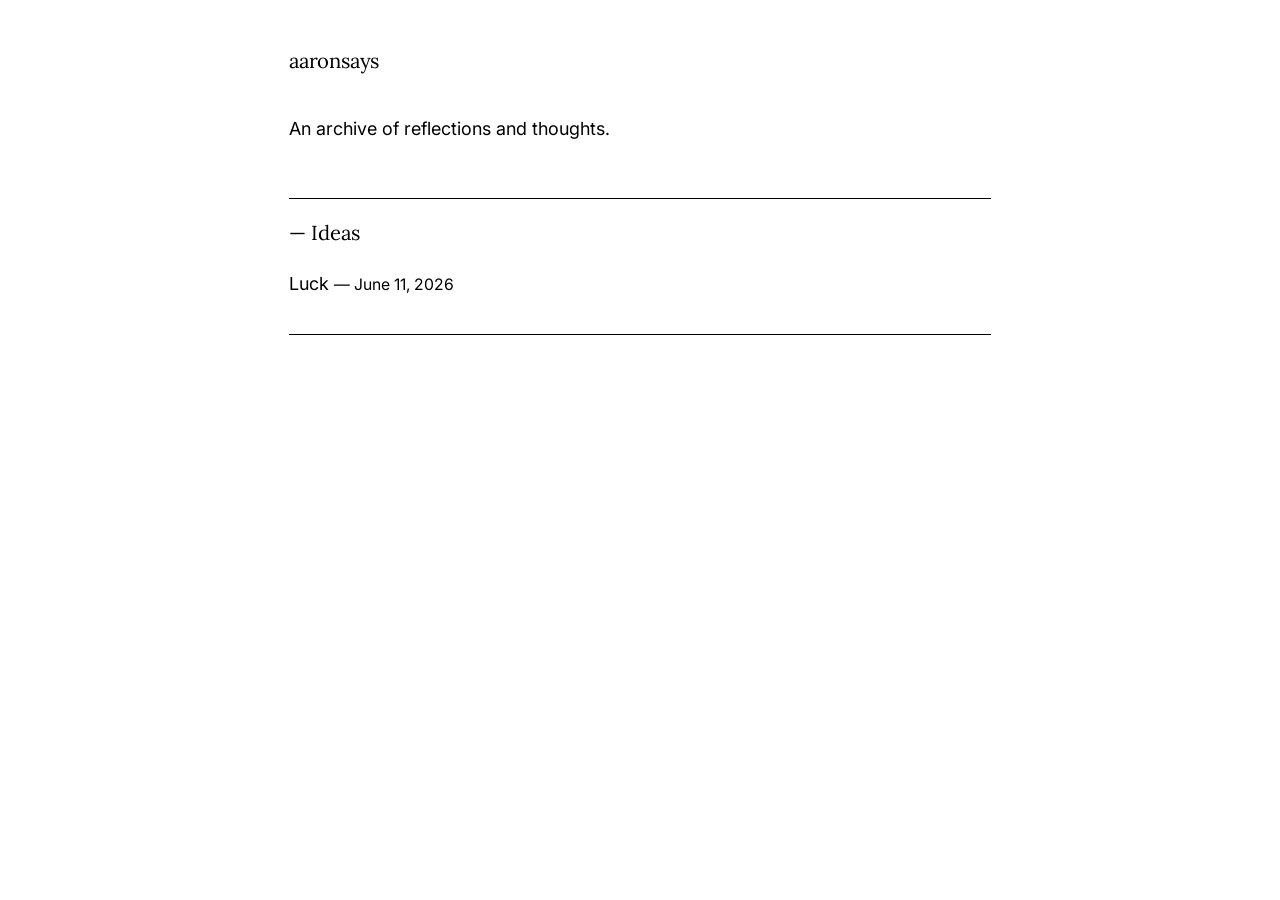
<file: index.html>
<!DOCTYPE html>
<html lang="en">
<head>
  <meta charset="UTF-8">
  <meta name="viewport" content="width=device-width, initial-scale=1.0">
  <title>aaronsays</title>
  <link rel="preconnect" href="https://fonts.googleapis.com">
  <link rel="preconnect" href="https://fonts.gstatic.com" crossorigin>
  <link href="https://fonts.googleapis.com/css2?family=Inter:wght@400;500&family=Lora:wght@400&display=swap" rel="stylesheet">
  <link rel="stylesheet" href="style.css">
</head>
<body>
  <header class="site-header">
    <a href="index.html">aaronsays</a>
  </header>

  <main>
    <p class="intro">An archive of reflections and thoughts.</p>

    <div class="categories">
      <details class="category" open>
        <summary>Ideas</summary>
        <ul class="post-list">
          <li>
            <a href="posts/luck.html">Luck</a>
            <span class="post-meta"> — June 11, 2026</span>
          </li>
        </ul>
      </details>
    </div>
  </main>
</body>
</html>
</file>
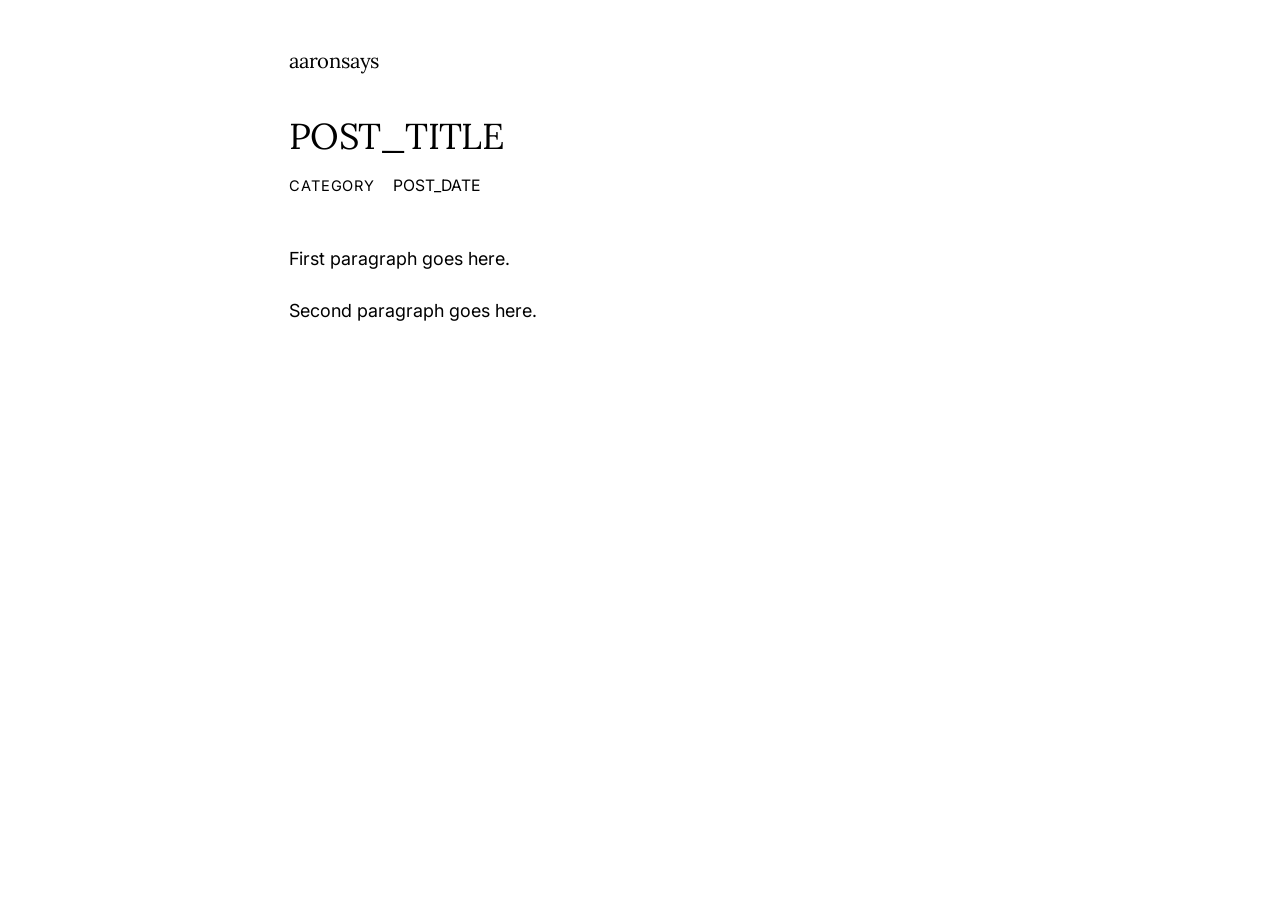
<file: post.html>
<!DOCTYPE html>
<html lang="en">
<head>
  <meta charset="UTF-8">
  <meta name="viewport" content="width=device-width, initial-scale=1.0">
  <title>POST_TITLE — aaronsays</title>
  <link rel="preconnect" href="https://fonts.googleapis.com">
  <link rel="preconnect" href="https://fonts.gstatic.com" crossorigin>
  <link href="https://fonts.googleapis.com/css2?family=Inter:wght@400;500&family=Lora:wght@400&display=swap" rel="stylesheet">
  <link rel="stylesheet" href="../style.css">
</head>
<body>
  <header class="site-header">
    <a href="../index.html">aaronsays</a>
  </header>

  <main>
    <article>
      <header class="post-header">
        <h1>POST_TITLE</h1>
        <p class="post-meta">
          <span class="category-tag">CATEGORY</span>
          POST_DATE
        </p>
      </header>

      <div class="post-body">
        <p>First paragraph goes here.</p>
        <p>Second paragraph goes here.</p>
      </div>
    </article>
  </main>
</body>
</html>
</file>
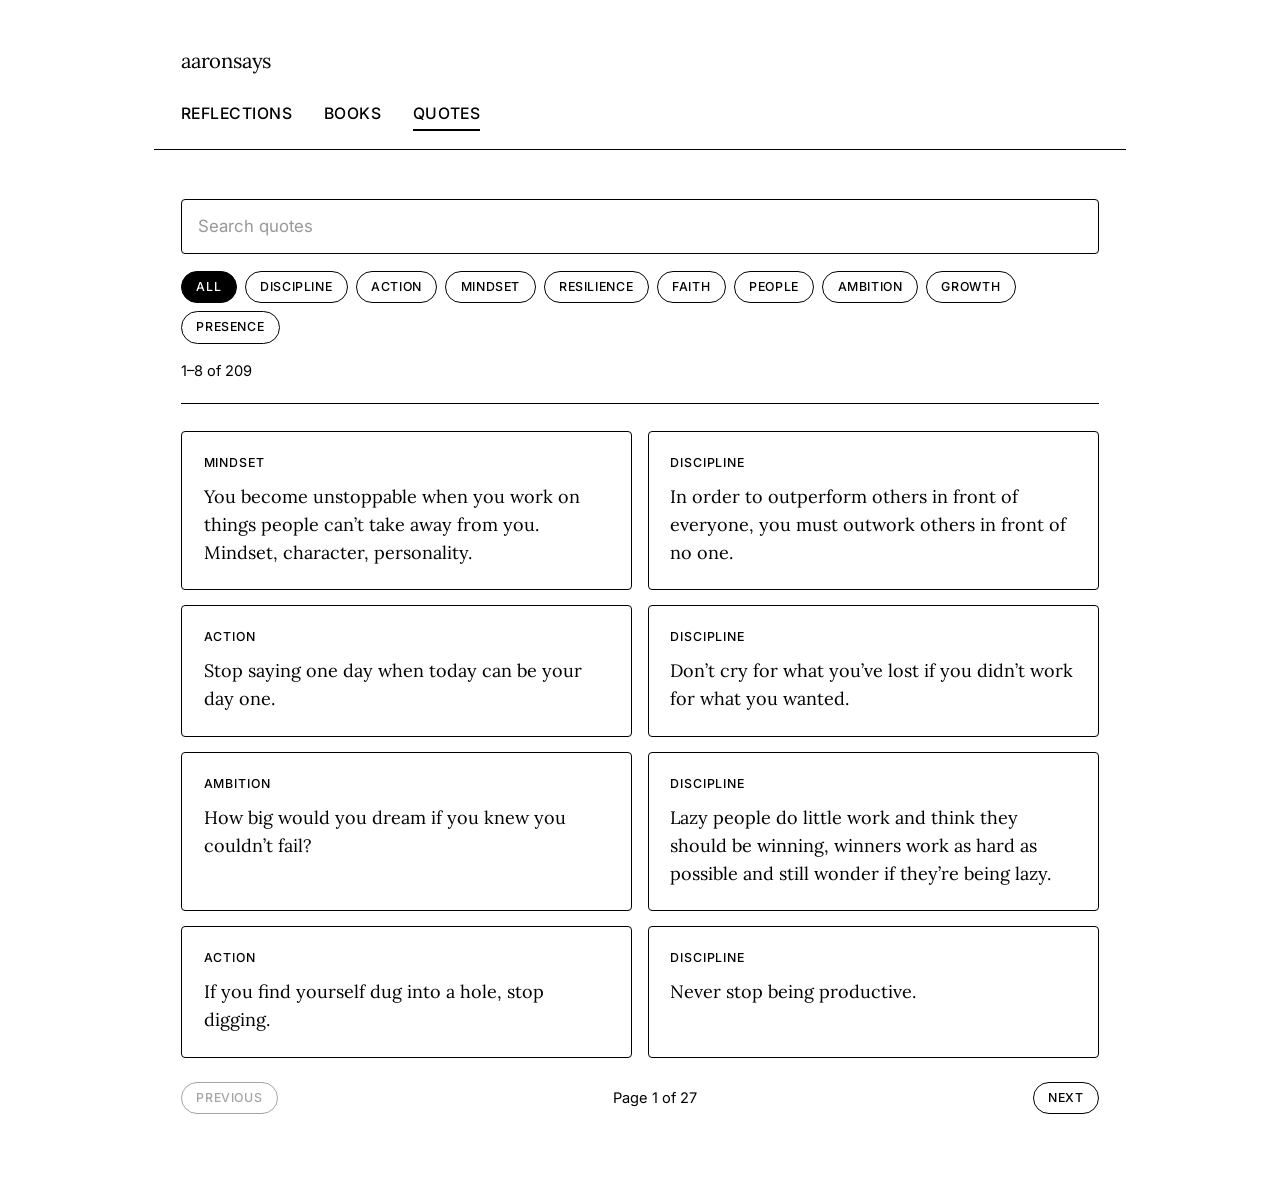
<file: quotes.html>
<!DOCTYPE html>
<html lang="en">
<head>
  <meta charset="UTF-8">
  <meta name="viewport" content="width=device-width, initial-scale=1.0">
  <title>Quotes — aaronsays</title>
  <link rel="preconnect" href="https://fonts.googleapis.com">
  <link rel="preconnect" href="https://fonts.gstatic.com" crossorigin>
  <link href="https://fonts.googleapis.com/css2?family=Inter:wght@400;500&family=Lora:wght@400&display=swap" rel="stylesheet">
  <link rel="stylesheet" href="style.css">
</head>
<body class="quotes-page">
  <header class="site-header">
    <a href="index.html">aaronsays</a>
  </header>

  <nav class="site-nav" aria-label="Sections">
    <a href="reflections.html">Reflections</a>
    <a href="books.html">Books</a>
    <a href="quotes.html" aria-current="page">Quotes</a>
  </nav>

  <main>
    <form class="quote-tools" role="search">
      <label class="visually-hidden" for="quote-search">Search quotes</label>
      <input id="quote-search" class="quote-search" type="search" placeholder="Search quotes" autocomplete="off">
      <div class="quote-filters" role="group" aria-label="Filter by category">
        <button type="button" data-filter="all" aria-pressed="true">All</button>
        <button type="button" data-filter="discipline" aria-pressed="false">Discipline</button>
        <button type="button" data-filter="action" aria-pressed="false">Action</button>
        <button type="button" data-filter="mindset" aria-pressed="false">Mindset</button>
        <button type="button" data-filter="resilience" aria-pressed="false">Resilience</button>
        <button type="button" data-filter="faith" aria-pressed="false">Faith</button>
        <button type="button" data-filter="people" aria-pressed="false">People</button>
        <button type="button" data-filter="ambition" aria-pressed="false">Ambition</button>
        <button type="button" data-filter="growth" aria-pressed="false">Growth</button>
        <button type="button" data-filter="presence" aria-pressed="false">Presence</button>
      </div>
      <p class="quote-count" aria-live="polite">209 quotes</p>
    </form>

    <p class="quote-empty" hidden>No quotes match.</p>

    <ul class="quote-list">
      <li data-category="mindset">
        <p class="quote-kicker">Mindset</p>
        <blockquote>
          <p>You become unstoppable when you work on things people can’t take away from you. Mindset, character, personality.</p>
        </blockquote>
      </li>
      <li data-category="discipline">
        <p class="quote-kicker">Discipline</p>
        <blockquote>
          <p>In order to outperform others in front of everyone, you must outwork others in front of no one.</p>
        </blockquote>
      </li>
      <li data-category="action">
        <p class="quote-kicker">Action</p>
        <blockquote>
          <p>Stop saying one day when today can be your day one.</p>
        </blockquote>
      </li>
      <li data-category="discipline">
        <p class="quote-kicker">Discipline</p>
        <blockquote>
          <p>Don’t cry for what you’ve lost if you didn’t work for what you wanted.</p>
        </blockquote>
      </li>
      <li data-category="ambition">
        <p class="quote-kicker">Ambition</p>
        <blockquote>
          <p>How big would you dream if you knew you couldn’t fail?</p>
        </blockquote>
      </li>
      <li data-category="discipline">
        <p class="quote-kicker">Discipline</p>
        <blockquote>
          <p>Lazy people do little work and think they should be winning, winners work as hard as possible and still wonder if they’re being lazy.</p>
        </blockquote>
      </li>
      <li data-category="action">
        <p class="quote-kicker">Action</p>
        <blockquote>
          <p>If you find yourself dug into a hole, stop digging.</p>
        </blockquote>
      </li>
      <li data-category="discipline">
        <p class="quote-kicker">Discipline</p>
        <blockquote>
          <p>Never stop being productive.</p>
        </blockquote>
      </li>
      <li data-category="discipline">
        <p class="quote-kicker">Discipline</p>
        <blockquote>
          <p>Be like a duck, appear solemn and calm but paddle like crazy underneath.</p>
        </blockquote>
      </li>
      <li data-category="presence">
        <p class="quote-kicker">Presence</p>
        <blockquote>
          <p>Cherish present because maybe now may be the good old days the future you will miss.</p>
        </blockquote>
      </li>
      <li data-category="discipline">
        <p class="quote-kicker">Discipline</p>
        <blockquote>
          <p>You don’t rise to the level of your goals, you fall to the level of your systems.</p>
        </blockquote>
      </li>
      <li data-category="discipline">
        <p class="quote-kicker">Discipline</p>
        <blockquote>
          <p>Setting goals is not what differentiates winners from losers, because they all share the same objective. It is the systems of continual small improvement that achieves a different outcome.</p>
        </blockquote>
      </li>
      <li data-category="discipline">
        <p class="quote-kicker">Discipline</p>
        <blockquote>
          <p>You are what you repeat.</p>
        </blockquote>
      </li>
      <li data-category="mindset">
        <p class="quote-kicker">Mindset</p>
        <blockquote>
          <p>When you know the why, the how will be easy. Because if you know the why, you won’t let any obstacles stand in your way.</p>
        </blockquote>
      </li>
      <li data-category="action">
        <p class="quote-kicker">Action</p>
        <blockquote>
          <p>If you’re going to try, go all the way. Otherwise, don’t even start.</p>
        </blockquote>
      </li>
      <li data-category="people">
        <p class="quote-kicker">People</p>
        <blockquote>
          <p>A lot of people are holding their breath, waiting for you to fail. Make sure they suffocate.</p>
        </blockquote>
      </li>
      <li data-category="people">
        <p class="quote-kicker">People</p>
        <blockquote>
          <p>The smaller the storm circle, the better the players.</p>
        </blockquote>
      </li>
      <li data-category="people">
        <p class="quote-kicker">People</p>
        <blockquote>
          <p>People only start spectating you when you start winning.</p>
        </blockquote>
      </li>
      <li data-category="discipline">
        <p class="quote-kicker">Discipline</p>
        <blockquote>
          <p>Discipline reveals the commitment you have to your dreams, especially on the days you don’t want to.</p>
        </blockquote>
      </li>
      <li data-category="discipline">
        <p class="quote-kicker">Discipline</p>
        <blockquote>
          <p>Future you is depending on the current you to keep the promises that you made to yourself yesterday</p>
        </blockquote>
      </li>
      <li data-category="growth">
        <p class="quote-kicker">Growth</p>
        <blockquote>
          <p>In school, you learn the lesson before you take the test. In life, you take the test before you learn the lesson.</p>
        </blockquote>
      </li>
      <li data-category="mindset">
        <p class="quote-kicker">Mindset</p>
        <blockquote>
          <p>You always have to be the person who roots for you before everyone else does.</p>
        </blockquote>
      </li>
      <li data-category="people">
        <p class="quote-kicker">People</p>
        <blockquote>
          <p>Being angry is like holding a burning stone in your hand hoping to throw it at someone, you might end up getting them hurt but you hurt yourself first.</p>
        </blockquote>
      </li>
      <li data-category="action">
        <p class="quote-kicker">Action</p>
        <blockquote>
          <p>The magic you’re looking for is in the work you’re avoiding.</p>
        </blockquote>
      </li>
      <li data-category="ambition">
        <p class="quote-kicker">Ambition</p>
        <blockquote>
          <p>Sacrifice temporary fun for permanent dreams or sacrifice your permanent dreams for temporary fun</p>
        </blockquote>
      </li>
      <li data-category="people">
        <p class="quote-kicker">People</p>
        <blockquote>
          <p>Comparison is the thief of joy, if you compare yourself to others, you’ll never be happy</p>
        </blockquote>
      </li>
      <li data-category="growth">
        <p class="quote-kicker">Growth</p>
        <blockquote>
          <p>The day the blind man sees, the first thing he throws away is the stick that has helped him all his life</p>
        </blockquote>
      </li>
      <li data-category="action">
        <p class="quote-kicker">Action</p>
        <blockquote>
          <p>The fish ain’t jumping on the boat. So go out there and do it yourself, if you want to catch it, go catch it. The fish ain’t jumping on the boat. Go put the line out there, if it doesn’t work, do it again tomorrow, a fish will hook eventually.</p>
        </blockquote>
      </li>
      <li data-category="faith">
        <p class="quote-kicker">Faith</p>
        <blockquote>
          <p>Maybe that thing that didn’t work out is actually the biggest blessing that happened to you. Maybe that so called failure was actually a gift. And maybe where you are right now in this moment is exactly where you need to be.</p>
        </blockquote>
      </li>
      <li data-category="growth">
        <p class="quote-kicker">Growth</p>
        <blockquote>
          <p>Some experiences had to end so other ones could begin. And what you thought you once wanted, was nothing compared to what you actually received.</p>
        </blockquote>
      </li>
      <li data-category="faith">
        <p class="quote-kicker">Faith</p>
        <blockquote>
          <p>Trust the path that brought you here today, because everything is unfolding, exactly, how it should be.</p>
        </blockquote>
      </li>
      <li data-category="growth">
        <p class="quote-kicker">Growth</p>
        <blockquote>
          <p>If you only do what you can do, you’ll never be more than you are.</p>
        </blockquote>
      </li>
      <li data-category="action">
        <p class="quote-kicker">Action</p>
        <blockquote>
          <p>Any opportunity given should be taken seriously.</p>
        </blockquote>
      </li>
      <li data-category="discipline">
        <p class="quote-kicker">Discipline</p>
        <blockquote>
          <p>You must apply discipline, but more importantly, consistency; because without discipline, you’ll never start, and without consistency, you’ll never finish.</p>
        </blockquote>
      </li>
      <li data-category="people">
        <p class="quote-kicker">People</p>
        <blockquote>
          <p>When your circle is strong, you become unstoppable. So choose your company wisely.</p>
        </blockquote>
      </li>
      <li data-category="action">
        <p class="quote-kicker">Action</p>
        <blockquote>
          <p>Better late than never.</p>
        </blockquote>
      </li>
      <li data-category="growth">
        <p class="quote-kicker">Growth</p>
        <blockquote>
          <p>Smell the cheese often so you know when it’s getting old.</p>
        </blockquote>
      </li>
      <li data-category="growth">
        <p class="quote-kicker">Growth</p>
        <blockquote>
          <p>See what you’re doing wrong, laugh at it, change and do better.</p>
        </blockquote>
      </li>
      <li data-category="mindset">
        <p class="quote-kicker">Mindset</p>
        <blockquote>
          <p>Let fear prompt you into doing better but don’t let fear stop you from doing anything.</p>
        </blockquote>
      </li>
      <li data-category="growth">
        <p class="quote-kicker">Growth</p>
        <blockquote>
          <p>The quicker you let go of old cheese, the sooner you find new cheese.</p>
        </blockquote>
      </li>
      <li data-category="mindset">
        <p class="quote-kicker">Mindset</p>
        <blockquote>
          <p>When you change what you believe, you change what you do.</p>
        </blockquote>
      </li>
      <li data-category="mindset">
        <p class="quote-kicker">Mindset</p>
        <blockquote>
          <p>Imagine you got bitten by a snake with poison. Now, instead of helping yourself recover, you chased the snake, desperate to find out why and hurting yourself even more.</p>
        </blockquote>
      </li>
      <li data-category="people">
        <p class="quote-kicker">People</p>
        <blockquote>
          <p>You never, never ever, meet a hater doing better than you.</p>
        </blockquote>
      </li>
      <li data-category="growth">
        <p class="quote-kicker">Growth</p>
        <blockquote>
          <p>You’re not building your resume, you’re not building accolades, you’re building yourself.</p>
        </blockquote>
      </li>
      <li data-category="resilience">
        <p class="quote-kicker">Resilience</p>
        <blockquote>
          <p>The temptation to quit is strongest just before you are about to succeed</p>
        </blockquote>
      </li>
      <li data-category="mindset">
        <p class="quote-kicker">Mindset</p>
        <blockquote>
          <p>You can’t control the wind, but you can control your sails. It’s not about what happens to you, it’s how you react.</p>
        </blockquote>
      </li>
      <li data-category="discipline">
        <p class="quote-kicker">Discipline</p>
        <blockquote>
          <p>Instead of ignoring your cravings and save money so you can be lazy, embrace your cravings and work hard to earn enough for it.</p>
        </blockquote>
      </li>
      <li data-category="growth">
        <p class="quote-kicker">Growth</p>
        <blockquote>
          <p>It’s easier to pretend change hasn’t happened than to admit that it happens slowly.</p>
        </blockquote>
      </li>
      <li data-category="people">
        <p class="quote-kicker">People</p>
        <blockquote>
          <p>Don’t eat with people you wouldn’t starve with</p>
        </blockquote>
      </li>
      <li data-category="people">
        <p class="quote-kicker">People</p>
        <blockquote>
          <p>An athlete will never judge you for working out. A millionaire will never judge you for starting up. A musician will never judge you for singing loud. Those who judge you are purely irrelevant.</p>
        </blockquote>
      </li>
      <li data-category="action">
        <p class="quote-kicker">Action</p>
        <blockquote>
          <p>You don’t have to be great to start. But you have to start to be great.</p>
        </blockquote>
      </li>
      <li data-category="discipline">
        <p class="quote-kicker">Discipline</p>
        <blockquote>
          <p>Everything of value is difficult.</p>
        </blockquote>
      </li>
      <li data-category="discipline">
        <p class="quote-kicker">Discipline</p>
        <blockquote>
          <p>Everybody says Discipline is so important - But they never want to tell you why. I'll tell you why Discipline is so important - It's the strongest form of self-love. It's ignoring something you want right now for something better later on.</p>
        </blockquote>
      </li>
      <li data-category="discipline">
        <p class="quote-kicker">Discipline</p>
        <blockquote>
          <p>Discipline reveals the commitment you have to your dreams - Especially on the days when you don't want to. The future you is depending on the current you to keep the promises you made to yourself yesterday.</p>
        </blockquote>
      </li>
      <li data-category="discipline">
        <p class="quote-kicker">Discipline</p>
        <blockquote>
          <p>The man who loves walking will walk longer than the man who loves the destination.</p>
        </blockquote>
      </li>
      <li data-category="growth">
        <p class="quote-kicker">Growth</p>
        <blockquote>
          <p>The true measure of learning is not the time and energy you put in. It’s the knowledge and skills you take out.</p>
        </blockquote>
      </li>
      <li data-category="faith">
        <p class="quote-kicker">Faith</p>
        <blockquote>
          <p>God gives challenges to their strongest warrior.</p>
        </blockquote>
      </li>
      <li data-category="discipline">
        <p class="quote-kicker">Discipline</p>
        <blockquote lang="zh-Hant">
          <p>滴水穿石</p>
        </blockquote>
      </li>
      <li data-category="presence">
        <p class="quote-kicker">Presence</p>
        <blockquote>
          <p>Memento Morí</p>
        </blockquote>
      </li>
      <li data-category="ambition">
        <p class="quote-kicker">Ambition</p>
        <blockquote>
          <p>Become obsessed and never satisfied</p>
        </blockquote>
      </li>
      <li data-category="mindset">
        <p class="quote-kicker">Mindset</p>
        <blockquote>
          <p>If a bird lands on a branch, does it trust the tree or its wings? Many branches fall, but no birds die from falling off one.</p>
        </blockquote>
      </li>
      <li data-category="mindset">
        <p class="quote-kicker">Mindset</p>
        <blockquote>
          <p>Positivity attracts positivity. The brighter we shine the more good things we attract. Your perception of the world is shaped by the quality of your thoughts.</p>
        </blockquote>
      </li>
      <li data-category="growth">
        <p class="quote-kicker">Growth</p>
        <blockquote>
          <p>Every lesson you learned is a foundation to what’s next.</p>
        </blockquote>
      </li>
      <li data-category="ambition">
        <p class="quote-kicker">Ambition</p>
        <blockquote>
          <p>Every success you achieve is a milestone.</p>
        </blockquote>
      </li>
      <li data-category="mindset">
        <p class="quote-kicker">Mindset</p>
        <blockquote>
          <p>You need to change how you see things in order for the things you see to change.</p>
        </blockquote>
      </li>
      <li data-category="growth">
        <p class="quote-kicker">Growth</p>
        <blockquote>
          <p>You overestimate what you could do in a day but you underestimate what you can do in a year.</p>
        </blockquote>
      </li>
      <li data-category="people">
        <p class="quote-kicker">People</p>
        <blockquote>
          <p>Stop trying to be liked by everybody. You don’t even like everybody.</p>
        </blockquote>
      </li>
      <li data-category="presence">
        <p class="quote-kicker">Presence</p>
        <blockquote>
          <p>Don’t get caught up with what could’ve been. If it should have been, it would have.</p>
        </blockquote>
      </li>
      <li data-category="action">
        <p class="quote-kicker">Action</p>
        <blockquote>
          <p>Direction is more important than speed.</p>
        </blockquote>
      </li>
      <li data-category="action">
        <p class="quote-kicker">Action</p>
        <blockquote>
          <p>It’s too hard. But you only live once.</p>
        </blockquote>
      </li>
      <li data-category="ambition">
        <p class="quote-kicker">Ambition</p>
        <blockquote>
          <p>Stay hungry, stay foolish.</p>
        </blockquote>
      </li>
      <li data-category="faith">
        <p class="quote-kicker">Faith</p>
        <blockquote>
          <p>You can't connect the dots looking forward; you can only connect them looking backwards. So you have to trust that the dots will somehow connect in your future.</p>
        </blockquote>
      </li>
      <li data-category="faith">
        <p class="quote-kicker">Faith</p>
        <blockquote>
          <p>Believing the dots will connect down the road will give you the confidence to follow your heart, even when it leads you to the well-worn path, and that will make all the difference.</p>
        </blockquote>
      </li>
      <li data-category="ambition">
        <p class="quote-kicker">Ambition</p>
        <blockquote>
          <p>If you wouldn’t do it for free, don’t do it for money.</p>
        </blockquote>
      </li>
      <li data-category="ambition">
        <p class="quote-kicker">Ambition</p>
        <blockquote>
          <p>Success does not come overnight.</p>
        </blockquote>
      </li>
      <li data-category="ambition">
        <p class="quote-kicker">Ambition</p>
        <blockquote>
          <p>If you don’t build your dreams, someone else will hire you to help them build theirs.</p>
        </blockquote>
      </li>
      <li data-category="ambition">
        <p class="quote-kicker">Ambition</p>
        <blockquote>
          <p>97% of those who quit too soon are employed by the 3% who never gave up.</p>
        </blockquote>
      </li>
      <li data-category="ambition">
        <p class="quote-kicker">Ambition</p>
        <blockquote>
          <p>Entrepreneurship is living a few years of your life like most people won’t in exchange for a life that most people can’t live.</p>
        </blockquote>
      </li>
      <li data-category="ambition">
        <p class="quote-kicker">Ambition</p>
        <blockquote>
          <p>Make a customer, not a sale.</p>
        </blockquote>
      </li>
      <li data-category="action">
        <p class="quote-kicker">Action</p>
        <blockquote>
          <p>The key to success is to start before you are ready.</p>
        </blockquote>
      </li>
      <li data-category="action">
        <p class="quote-kicker">Action</p>
        <blockquote>
          <p>The secret to getting ahead is getting started.</p>
        </blockquote>
      </li>
      <li data-category="ambition">
        <p class="quote-kicker">Ambition</p>
        <blockquote>
          <p>An entrepreneur is a doer not a dreamer.</p>
        </blockquote>
      </li>
      <li data-category="discipline">
        <p class="quote-kicker">Discipline</p>
        <blockquote>
          <p>Work like there’s someone dying to make you fail.</p>
        </blockquote>
      </li>
      <li data-category="growth">
        <p class="quote-kicker">Growth</p>
        <blockquote>
          <p>Experience is worth more than you think.</p>
        </blockquote>
      </li>
      <li data-category="mindset">
        <p class="quote-kicker">Mindset</p>
        <blockquote>
          <p>Alter your attitude, alter your life.</p>
        </blockquote>
      </li>
      <li data-category="presence">
        <p class="quote-kicker">Presence</p>
        <blockquote>
          <p>How lucky I am to have something that makes saying goodbye so hard</p>
        </blockquote>
      </li>
      <li data-category="people">
        <p class="quote-kicker">People</p>
        <blockquote>
          <p>The single most valuable thing: To accept help when it’s offered and to ask for it when you know you can’t do it.</p>
        </blockquote>
      </li>
      <li data-category="people">
        <p class="quote-kicker">People</p>
        <blockquote>
          <p>When you learn to ask for help you’ll discover that there are people all around you who’ve always wanted to help you, but just didn’t think you needed it because you kept pretending that you had everything under control.</p>
        </blockquote>
      </li>
      <li data-category="resilience">
        <p class="quote-kicker">Resilience</p>
        <blockquote>
          <p>If you’re going through hell, keep going. Why would you stop in hell?</p>
        </blockquote>
      </li>
      <li data-category="resilience">
        <p class="quote-kicker">Resilience</p>
        <blockquote>
          <p>You don’t drown by falling into water. You drown by staying in there.</p>
        </blockquote>
      </li>
      <li data-category="people">
        <p class="quote-kicker">People</p>
        <blockquote>
          <p>When your intentions are clear, you don’t lose people, they lose you.</p>
        </blockquote>
      </li>
      <li data-category="mindset">
        <p class="quote-kicker">Mindset</p>
        <blockquote>
          <p>We attract what we are, not what we want.</p>
        </blockquote>
      </li>
      <li data-category="ambition">
        <p class="quote-kicker">Ambition</p>
        <blockquote>
          <p>Design your dream life. If you don’t have a dream life, how are you going to reach the destination when you don’t know where you are going.</p>
        </blockquote>
      </li>
      <li data-category="action">
        <p class="quote-kicker">Action</p>
        <blockquote>
          <p>Action always win. Get it done, quick.</p>
        </blockquote>
      </li>
      <li data-category="resilience">
        <p class="quote-kicker">Resilience</p>
        <blockquote>
          <p>If you can’t fly, run. If you can’t run, walk. If you can’t walk, crawl. Whatever you do, keep moving forward.</p>
        </blockquote>
      </li>
      <li data-category="presence">
        <p class="quote-kicker">Presence</p>
        <blockquote>
          <p>If you never take a moment to appreciate the climb, what is the point of reaching the top?</p>
        </blockquote>
      </li>
      <li data-category="action">
        <p class="quote-kicker">Action</p>
        <blockquote>
          <p>Every second you spend overthinking, hoping, doubting, someone else is out there doing.</p>
        </blockquote>
      </li>
      <li data-category="people">
        <p class="quote-kicker">People</p>
        <blockquote>
          <p>You can’t change the people around you, but you can change the people around you.</p>
        </blockquote>
      </li>
      <li data-category="action">
        <p class="quote-kicker">Action</p>
        <blockquote>
          <p>Only dead fish “go with the flow”.</p>
        </blockquote>
      </li>
      <li data-category="growth">
        <p class="quote-kicker">Growth</p>
        <blockquote>
          <p>When I achieved my dream physique, something changed. People seemed more respectful, and treated me with kindness. But when I reflected, I realized the real transformation wasn’t in their behavior, it was in mine.</p>
        </blockquote>
      </li>
      <li data-category="growth">
        <p class="quote-kicker">Growth</p>
        <blockquote>
          <p>I grew up as the chubby kid, but now I stand taller, speak with more confidence, and valued myself in ways I never had before. The world didn’t really change much, it was me who changed. The biggest prize wasn’t the way others saw me, but how I started seeing myself. And that’s something only you can give to yourself.</p>
        </blockquote>
      </li>
      <li data-category="resilience">
        <p class="quote-kicker">Resilience</p>
        <blockquote>
          <p>If you keep avoiding the pain, you’ll never know the strength that comes from enduring it.</p>
        </blockquote>
      </li>
      <li data-category="discipline">
        <p class="quote-kicker">Discipline</p>
        <blockquote>
          <p>You don’t stop when you’re tired, you stop when you’re done.</p>
        </blockquote>
      </li>
      <li data-category="discipline">
        <p class="quote-kicker">Discipline</p>
        <blockquote>
          <p>When you’re fit, you show the world your standards without anyone having to say a single word.</p>
        </blockquote>
      </li>
      <li data-category="mindset">
        <p class="quote-kicker">Mindset</p>
        <blockquote>
          <p>Your thoughts set the tone.</p>
        </blockquote>
      </li>
      <li data-category="resilience">
        <p class="quote-kicker">Resilience</p>
        <blockquote>
          <p>Every time you push back against doubt, every time you choose to keep going when it would be easier to stop, you're winning.</p>
        </blockquote>
      </li>
      <li data-category="growth">
        <p class="quote-kicker">Growth</p>
        <blockquote>
          <p>Leveling up isn't a single moment. It's not a milestone you hit and coast. It's a decision you make over and over again.</p>
        </blockquote>
      </li>
      <li data-category="growth">
        <p class="quote-kicker">Growth</p>
        <blockquote>
          <p>Every time you silence the excuses, Every time you override the fear, Every time, you remind yourself of who you're becoming.</p>
        </blockquote>
      </li>
      <li data-category="growth">
        <p class="quote-kicker">Growth</p>
        <blockquote>
          <p>You don't wait for belief, you build it brick by brick. Until one day you look back and realize you didn't just level up... You became unstoppable.</p>
        </blockquote>
      </li>
      <li data-category="resilience">
        <p class="quote-kicker">Resilience</p>
        <blockquote>
          <p>One day your future self will thank you for not giving up today.</p>
        </blockquote>
      </li>
      <li data-category="action">
        <p class="quote-kicker">Action</p>
        <figure>
        <blockquote>
          <p>Things that seem impossible or hard doesn’t seem too hard once you look back after you’ve done it. Take the leap.</p>
        </blockquote>
          <figcaption class="quote-source">Jocx</figcaption>
        </figure>
      </li>
      <li data-category="presence">
        <p class="quote-kicker">Presence</p>
        <blockquote>
          <p>Life’s too fast for you to always strive forward. Sometimes take a pause or you’ll miss the view.</p>
        </blockquote>
      </li>
      <li data-category="ambition">
        <p class="quote-kicker">Ambition</p>
        <blockquote>
          <p>If you don’t sacrifice for your goals, your goals will be your sacrifice.</p>
        </blockquote>
      </li>
      <li data-category="faith">
        <p class="quote-kicker">Faith</p>
        <blockquote>
          <p>You often find your destiny on the road you took trying to avoid it.</p>
        </blockquote>
      </li>
      <li data-category="people">
        <p class="quote-kicker">People</p>
        <blockquote>
          <p>By the end of the day, the measure of your life isn’t what you gained, it’s what you gave to other people.</p>
        </blockquote>
      </li>
      <li data-category="discipline">
        <p class="quote-kicker">Discipline</p>
        <blockquote>
          <p>When everything is on the line, you won't magically become stronger, more disciplined or more prepared.</p>
        </blockquote>
      </li>
      <li data-category="discipline">
        <p class="quote-kicker">Discipline</p>
        <blockquote>
          <p>You will be exactly who you trained yourself to be.</p>
        </blockquote>
      </li>
      <li data-category="discipline">
        <p class="quote-kicker">Discipline</p>
        <blockquote>
          <p>You don't rise to the occasion. You fall back to your habits.</p>
        </blockquote>
      </li>
      <li data-category="resilience">
        <p class="quote-kicker">Resilience</p>
        <blockquote>
          <p>Pressure doesn't build champions. It reveals them.</p>
        </blockquote>
      </li>
      <li data-category="discipline">
        <p class="quote-kicker">Discipline</p>
        <blockquote>
          <p>It's not about what you say you'll do when it gets hard. It's about what you've already become when it does.</p>
        </blockquote>
      </li>
      <li data-category="resilience">
        <p class="quote-kicker">Resilience</p>
        <blockquote>
          <p>You won't have time to decide if you can handle it. You either are the person who pushes through. Or you're not.</p>
        </blockquote>
      </li>
      <li data-category="faith">
        <p class="quote-kicker">Faith</p>
        <blockquote>
          <p>Do as if it all depended on you, pray as if it all depended on god.</p>
        </blockquote>
      </li>
      <li data-category="action">
        <p class="quote-kicker">Action</p>
        <blockquote>
          <p>Why are you scared to move onto the next chapter? You’re the author…</p>
        </blockquote>
      </li>
      <li data-category="discipline">
        <p class="quote-kicker">Discipline</p>
        <blockquote>
          <p>If you always do the bare minimum, don’t expect improvements.</p>
        </blockquote>
      </li>
      <li data-category="discipline">
        <p class="quote-kicker">Discipline</p>
        <blockquote>
          <p>Detach from the feeling, attach to the mission.</p>
        </blockquote>
      </li>
      <li data-category="resilience">
        <p class="quote-kicker">Resilience</p>
        <blockquote>
          <p>If you want to change the world, sing when you’re up to your neck in mud.</p>
        </blockquote>
      </li>
      <li data-category="discipline">
        <p class="quote-kicker">Discipline</p>
        <blockquote>
          <p>If you want to change the world, start off by making your bed.</p>
        </blockquote>
      </li>
      <li data-category="discipline">
        <p class="quote-kicker">Discipline</p>
        <blockquote>
          <p>Until it’s done, tell none.</p>
        </blockquote>
      </li>
      <li data-category="discipline">
        <p class="quote-kicker">Discipline</p>
        <blockquote>
          <p>If you make your bed every morning you will have accomplished the first task of the day. It will give you a small sense of pride, and it will encourage you to do another task and another and another.</p>
        </blockquote>
      </li>
      <li data-category="discipline">
        <p class="quote-kicker">Discipline</p>
        <blockquote>
          <p>By the end of the day, that one task completed will have turned into many tasks completed.</p>
        </blockquote>
      </li>
      <li data-category="discipline">
        <p class="quote-kicker">Discipline</p>
        <blockquote>
          <p>Making your bed will also reinforce the fact that little things in life matter. If you can’t do the little things right, you will never do the big things right.</p>
        </blockquote>
      </li>
      <li data-category="discipline">
        <p class="quote-kicker">Discipline</p>
        <blockquote>
          <p>And, if by chance you have a miserable day, you will come home to a bed that is made — that you made — and a made bed gives you encouragement that tomorrow will be better.</p>
        </blockquote>
      </li>
      <li data-category="people">
        <p class="quote-kicker">People</p>
        <blockquote>
          <p>If you want to change the world, measure a person by the size of their heart, not the size of their flippers.</p>
        </blockquote>
      </li>
      <li data-category="resilience">
        <p class="quote-kicker">Resilience</p>
        <blockquote>
          <p>If you want to change the world, get over being a sugar cookie and keep moving forward.</p>
        </blockquote>
      </li>
      <li data-category="action">
        <p class="quote-kicker">Action</p>
        <blockquote>
          <p>If you want to change the world, sometimes you have to slide down the obstacle head first.</p>
        </blockquote>
      </li>
      <li data-category="resilience">
        <p class="quote-kicker">Resilience</p>
        <blockquote>
          <p>If you want to change the world don’t ever, ever ring the bell.</p>
        </blockquote>
      </li>
      <li data-category="action">
        <p class="quote-kicker">Action</p>
        <blockquote>
          <p>You can just do things. A lot of things. Just do it.</p>
        </blockquote>
      </li>
      <li data-category="faith">
        <p class="quote-kicker">Faith</p>
        <blockquote>
          <p>Sometimes god will wreck your plans so your plans don’t wreck you.</p>
        </blockquote>
      </li>
      <li data-category="faith">
        <p class="quote-kicker">Faith</p>
        <blockquote>
          <p>The universe will never give you peace on something you were never meant to settle in.</p>
        </blockquote>
      </li>
      <li data-category="faith">
        <p class="quote-kicker">Faith</p>
        <blockquote>
          <p>Very soon, you will smile and say: This is more than I prayed for.</p>
        </blockquote>
      </li>
      <li data-category="faith">
        <p class="quote-kicker">Faith</p>
        <blockquote>
          <p>Chase god more than we chase people so god will give you people you don’t have to chase.</p>
        </blockquote>
      </li>
      <li data-category="faith">
        <p class="quote-kicker">Faith</p>
        <blockquote>
          <p>Don’t use your energy on worrying, use it on believing, trusting, growing, manifesting, and healing.</p>
        </blockquote>
      </li>
      <li data-category="faith">
        <p class="quote-kicker">Faith</p>
        <blockquote>
          <p>God has removed you from a table where you used to sit in order to save you from a host who was serving you poison.</p>
        </blockquote>
      </li>
      <li data-category="faith">
        <p class="quote-kicker">Faith</p>
        <blockquote>
          <p>The road to heaven feels like hell, but the road to hell feels like heaven.</p>
        </blockquote>
      </li>
      <li data-category="resilience">
        <p class="quote-kicker">Resilience</p>
        <blockquote>
          <p>Everything you thought was making you drown was teaching you how to swim.</p>
        </blockquote>
      </li>
      <li data-category="growth">
        <p class="quote-kicker">Growth</p>
        <blockquote>
          <p>Sunshine all the time creates deserts.</p>
        </blockquote>
      </li>
      <li data-category="faith">
        <p class="quote-kicker">Faith</p>
        <blockquote>
          <p>God will never let what you had lost be the best you have had.</p>
        </blockquote>
      </li>
      <li data-category="discipline">
        <p class="quote-kicker">Discipline</p>
        <blockquote>
          <p>Excuses make today easy but tomorrow hard. Discipline make today hard but tomorrow easy.</p>
        </blockquote>
      </li>
      <li data-category="discipline">
        <p class="quote-kicker">Discipline</p>
        <blockquote>
          <p>Say what you can do, do what you can say. Don’t leverage yourself on something you can’t do.</p>
        </blockquote>
      </li>
      <li data-category="growth">
        <p class="quote-kicker">Growth</p>
        <blockquote>
          <p>Don’t force your plants to grow, remove what’s stopping them from growing.</p>
        </blockquote>
      </li>
      <li data-category="resilience">
        <p class="quote-kicker">Resilience</p>
        <blockquote>
          <p>When the road gets bumpy, you don’t leave the car, you put your seatbelts on.</p>
        </blockquote>
      </li>
      <li data-category="mindset">
        <p class="quote-kicker">Mindset</p>
        <blockquote>
          <p>Darkness is what makes stars visible.</p>
        </blockquote>
      </li>
      <li data-category="mindset">
        <p class="quote-kicker">Mindset</p>
        <blockquote>
          <p>One day you’ll realize no one was really watching, and you could’ve done whatever you wanted.</p>
        </blockquote>
      </li>
      <li data-category="growth">
        <p class="quote-kicker">Growth</p>
        <blockquote>
          <p>Nothing changes day by day, but when you look back, everything is different.</p>
        </blockquote>
      </li>
      <li data-category="action">
        <p class="quote-kicker">Action</p>
        <blockquote>
          <p>The cost of never taking a risk is spending the rest of your life wishing you had.</p>
        </blockquote>
      </li>
      <li data-category="growth">
        <p class="quote-kicker">Growth</p>
        <blockquote>
          <p>One day you’ll realize that even the steps backwards were part of the dance.</p>
        </blockquote>
      </li>
      <li data-category="resilience">
        <p class="quote-kicker">Resilience</p>
        <blockquote>
          <p>Pressure makes diamonds.</p>
        </blockquote>
      </li>
      <li data-category="ambition">
        <p class="quote-kicker">Ambition</p>
        <blockquote>
          <p>Dress for the job you want. Don’t be afraid to look silly.</p>
        </blockquote>
      </li>
      <li data-category="mindset">
        <p class="quote-kicker">Mindset</p>
        <blockquote>
          <p>Be unapologetic about who you are. Don’t let other people’s opinions or judgment affect how much you care. Go all in.</p>
        </blockquote>
      </li>
      <li data-category="ambition">
        <p class="quote-kicker">Ambition</p>
        <blockquote>
          <p>Don’t come to the party empty handed. Always try to build yourself and make yourself an asset.</p>
        </blockquote>
      </li>
      <li data-category="ambition">
        <p class="quote-kicker">Ambition</p>
        <blockquote>
          <p>Don’t focus on someone else trying to give you a job. Bring something to the table, have something to offer.</p>
        </blockquote>
      </li>
      <li data-category="people">
        <p class="quote-kicker">People</p>
        <blockquote>
          <p>Interact with the world like Santa, give with no intentions to receive. The world doesn’t owe you anything, so don’t just come to the party and expect a drink.</p>
        </blockquote>
      </li>
      <li data-category="action">
        <p class="quote-kicker">Action</p>
        <blockquote>
          <p>Bring the 6-pack to the party, make the queso, good things come to those who do.</p>
        </blockquote>
      </li>
      <li data-category="faith">
        <p class="quote-kicker">Faith</p>
        <blockquote>
          <p>Before the crown comes the cross.</p>
        </blockquote>
      </li>
      <li data-category="people">
        <p class="quote-kicker">People</p>
        <blockquote>
          <p>Dogs are in your life for only a short period of time, but you are in theirs for their entire life. Your little commitments mean the world to them.</p>
        </blockquote>
      </li>
      <li data-category="action">
        <p class="quote-kicker">Action</p>
        <blockquote>
          <p>Take bigger risks.</p>
        </blockquote>
      </li>
      <li data-category="mindset">
        <p class="quote-kicker">Mindset</p>
        <blockquote>
          <p>You’re smart enough, you’re capable enough, you’re hard working enough.</p>
        </blockquote>
      </li>
      <li data-category="action">
        <p class="quote-kicker">Action</p>
        <blockquote>
          <p>If you take bigger risks and force yourself into positions where you have to make it, you’ll find that you’re a lot more hard-working than you thought you were, and you also find that life gets a lot more interesting.</p>
        </blockquote>
      </li>
      <li data-category="action">
        <p class="quote-kicker">Action</p>
        <blockquote>
          <p>The downside of risk is much smaller than you think and the upside is much greater.</p>
        </blockquote>
      </li>
      <li data-category="action">
        <p class="quote-kicker">Action</p>
        <blockquote>
          <p>Grow used to taking bigger risks.</p>
        </blockquote>
      </li>
      <li data-category="mindset">
        <p class="quote-kicker">Mindset</p>
        <blockquote>
          <p>Your thoughts create your feelings, and your feelings create your actions.</p>
        </blockquote>
      </li>
      <li data-category="ambition">
        <p class="quote-kicker">Ambition</p>
        <blockquote>
          <p>If your dreams don’t scare you, they’re not big enough.</p>
        </blockquote>
      </li>
      <li data-category="resilience">
        <p class="quote-kicker">Resilience</p>
        <blockquote>
          <p>Be so f*cking proud of surviving all the silent  battles you don’t talk about</p>
        </blockquote>
      </li>
      <li data-category="faith">
        <p class="quote-kicker">Faith</p>
        <blockquote>
          <p>You don’t need to have it all figured out right now, it will all work out like it always has</p>
        </blockquote>
      </li>
      <li data-category="action">
        <p class="quote-kicker">Action</p>
        <blockquote>
          <p>Your next move matters more than your last mistake</p>
        </blockquote>
      </li>
      <li data-category="action">
        <p class="quote-kicker">Action</p>
        <blockquote>
          <p>Only you can write the next page</p>
        </blockquote>
      </li>
      <li data-category="presence">
        <p class="quote-kicker">Presence</p>
        <blockquote>
          <p>Imagine writing a book with no way to press backspace. How carefully would you write it? That’s life.</p>
        </blockquote>
      </li>
      <li data-category="faith">
        <p class="quote-kicker">Faith</p>
        <blockquote>
          <p>Every pause is an opportunity to draw near to god</p>
        </blockquote>
      </li>
      <li data-category="faith">
        <p class="quote-kicker">Faith</p>
        <blockquote>
          <p>Everything I lose makes space for everything I need.</p>
        </blockquote>
      </li>
      <li data-category="people">
        <p class="quote-kicker">People</p>
        <blockquote>
          <p>Peace over people.</p>
        </blockquote>
      </li>
      <li data-category="growth">
        <p class="quote-kicker">Growth</p>
        <blockquote>
          <p>The scariest place to be is the same place as last year.</p>
        </blockquote>
      </li>
      <li data-category="growth">
        <p class="quote-kicker">Growth</p>
        <blockquote>
          <p>Just because it’s taking time doesn’t mean it’s not happening.</p>
        </blockquote>
      </li>
      <li data-category="growth">
        <p class="quote-kicker">Growth</p>
        <blockquote>
          <p>You have the power to change your life at any moment.</p>
        </blockquote>
      </li>
      <li data-category="people">
        <p class="quote-kicker">People</p>
        <blockquote>
          <p>Choose the people who choose you.</p>
        </blockquote>
      </li>
      <li data-category="people">
        <p class="quote-kicker">People</p>
        <blockquote>
          <p>It’s a blessing to have someone to walk beside you for a little while, even when you know your paths will diverge later on</p>
        </blockquote>
      </li>
      <li data-category="people">
        <p class="quote-kicker">People</p>
        <figure>
        <blockquote lang="zh-Hant">
          <p>不用擔心別人，專心做自己。</p>
        </blockquote>
          <figcaption class="quote-source">Soph</figcaption>
        </figure>
      </li>
      <li data-category="faith">
        <p class="quote-kicker">Faith</p>
        <figure>
        <blockquote>
          <p>Become who god wants you to be, not who you want yourself to be.</p>
        </blockquote>
          <figcaption class="quote-source">The Hope</figcaption>
        </figure>
      </li>
      <li data-category="faith">
        <p class="quote-kicker">Faith</p>
        <blockquote>
          <p>Do things not to fulfill expectations, but for grace.</p>
        </blockquote>
      </li>
      <li data-category="mindset">
        <p class="quote-kicker">Mindset</p>
        <blockquote>
          <p>To be happy is not to believe everything happens for the best, but to make the best out of everything that happens.</p>
        </blockquote>
      </li>
      <li data-category="growth">
        <p class="quote-kicker">Growth</p>
        <blockquote>
          <p>Don’t focus on your weaknesses, recognize them.</p>
        </blockquote>
      </li>
      <li data-category="resilience">
        <p class="quote-kicker">Resilience</p>
        <blockquote>
          <p>Will it be easy? Nope. But will it be worth it? ABSOLUTELY.</p>
        </blockquote>
      </li>
      <li data-category="people">
        <p class="quote-kicker">People</p>
        <blockquote>
          <p>Hating is free, that’s why broke people do it so well.</p>
        </blockquote>
      </li>
      <li data-category="resilience">
        <p class="quote-kicker">Resilience</p>
        <blockquote>
          <p>A winner is just a loser who tried again.</p>
        </blockquote>
      </li>
      <li data-category="people">
        <p class="quote-kicker">People</p>
        <blockquote>
          <p>I don’t take constructive criticisms from people who haven’t constructed shit.</p>
        </blockquote>
      </li>
      <li data-category="ambition">
        <p class="quote-kicker">Ambition</p>
        <blockquote>
          <p>Nobody believes in your vision until it’s too late to be a part of it.</p>
        </blockquote>
      </li>
      <li data-category="growth">
        <p class="quote-kicker">Growth</p>
        <blockquote>
          <p>What you get by achieving your goals is not as important as what you become by achieving your goals.</p>
        </blockquote>
      </li>
      <li data-category="discipline">
        <p class="quote-kicker">Discipline</p>
        <blockquote>
          <p>Grit is to practice what you can’t yet do without ever being discouraged doing.</p>
        </blockquote>
      </li>
      <li data-category="people">
        <p class="quote-kicker">People</p>
        <blockquote>
          <p>When you are full, remember to feed others.</p>
        </blockquote>
      </li>
      <li data-category="discipline">
        <p class="quote-kicker">Discipline</p>
        <blockquote>
          <p>The only bad workout is the one you didn’t do.</p>
        </blockquote>
      </li>
      <li data-category="people">
        <p class="quote-kicker">People</p>
        <blockquote lang="zh-Hant">
          <p>三個臭皮匠，賽過諸葛亮</p>
        </blockquote>
      </li>
      <li data-category="discipline">
        <p class="quote-kicker">Discipline</p>
        <blockquote>
          <p>A dumbbell is a dumbbell.</p>
        </blockquote>
      </li>
      <li data-category="discipline">
        <p class="quote-kicker">Discipline</p>
        <blockquote lang="zh-Hant">
          <p>一顆鑽石，如果不摩的話，究定不會發光</p>
        </blockquote>
      </li>
      <li data-category="resilience">
        <p class="quote-kicker">Resilience</p>
        <blockquote>
          <p>The enemy is the resistance of the water, as you have to displace the amount of water equal to the weight of men and equipment, but that very water is what supports you and that very enemy is your friend. So is life: the very problems you must overcome also support you and make you stronger in overcoming them.</p>
        </blockquote>
      </li>
      <li data-category="growth">
        <p class="quote-kicker">Growth</p>
        <blockquote>
          <p>the best thing you can do for yourself is actively increase your surface area for luck to hit you.</p>
        </blockquote>
      </li>
      <li data-category="growth">
        <p class="quote-kicker">Growth</p>
        <blockquote>
          <p>go outside, try new cafes, museums, events, take a new route home, speak to people, ask questions, side quest.</p>
        </blockquote>
      </li>
      <li data-category="growth">
        <p class="quote-kicker">Growth</p>
        <blockquote>
          <p>the more you do, the more serendipity and synchronicity will find you.</p>
        </blockquote>
      </li>
      <li data-category="discipline">
        <p class="quote-kicker">Discipline</p>
        <blockquote>
          <p>The key to consistently delivering quality podcast is to treat each podcast as the last one in your career.</p>
        </blockquote>
      </li>
      <li data-category="growth">
        <p class="quote-kicker">Growth</p>
        <blockquote lang="zh-Hant">
          <p>人之所是，遠大於人之所有，和人之所做</p>
        </blockquote>
      </li>
      <li data-category="mindset">
        <p class="quote-kicker">Mindset</p>
        <blockquote>
          <p>Don’t focus on being the best, focus on creating your own value by being you, because there is only one you.</p>
        </blockquote>
      </li>
    </ul>

    <nav class="quote-pager" aria-label="Quote pages" hidden>
      <button type="button" class="quote-pager-prev">Previous</button>
      <p class="quote-pager-status"></p>
      <button type="button" class="quote-pager-next">Next</button>
    </nav>
  </main>
  <script src="quotes.js" defer></script>
</body>
</html>
</file>
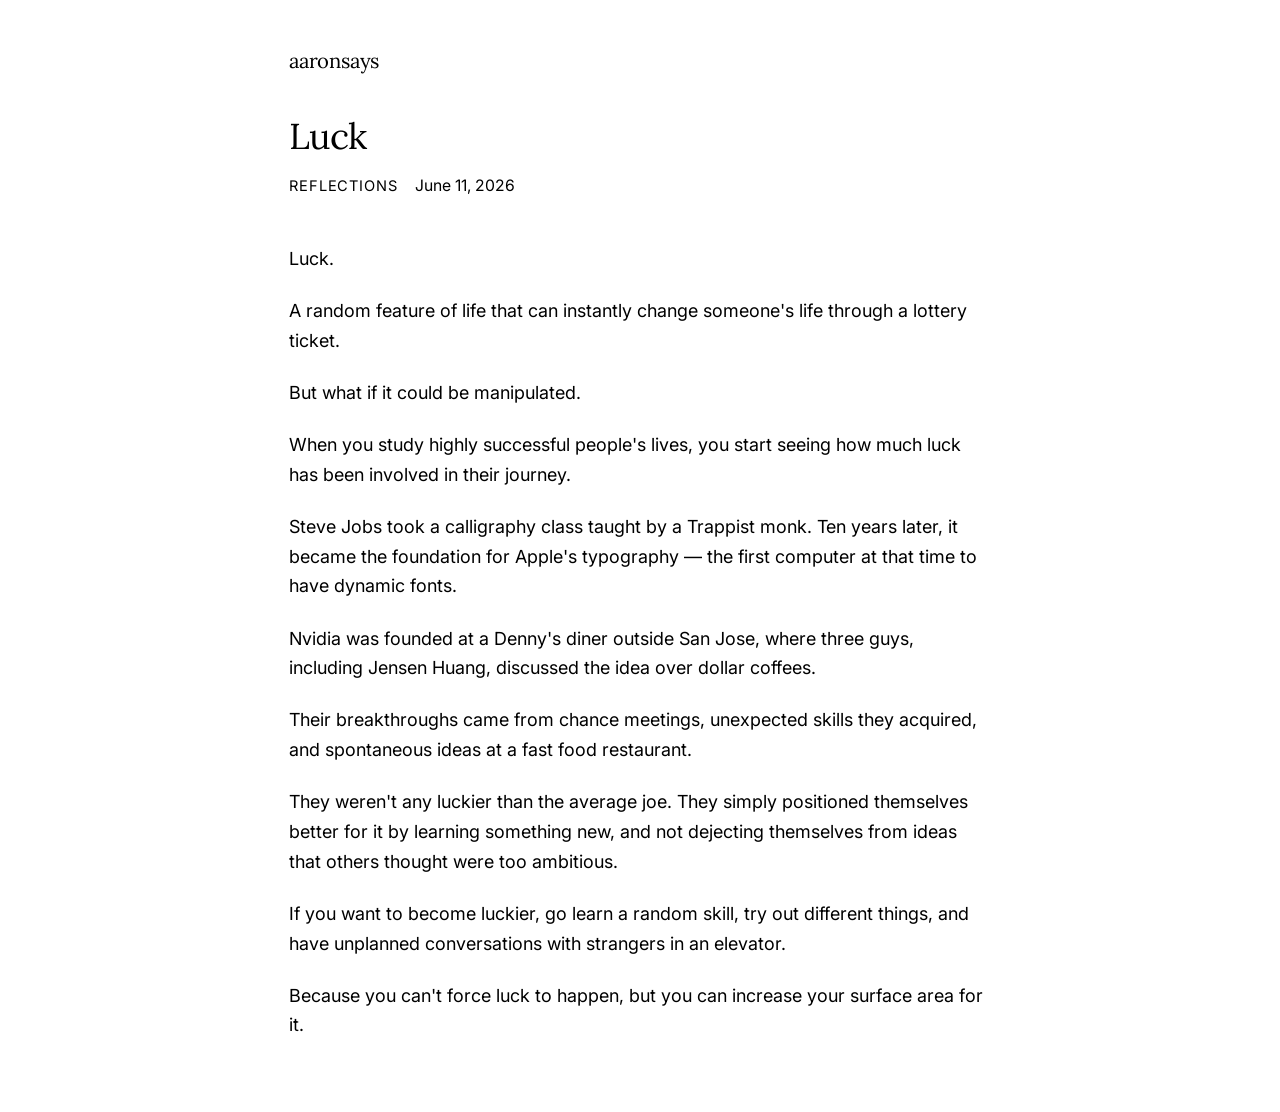
<file: posts/luck.html>
<!DOCTYPE html>
<html lang="en">
<head>
  <meta charset="UTF-8">
  <meta name="viewport" content="width=device-width, initial-scale=1.0">
  <title>Luck — aaronsays</title>
  <link rel="preconnect" href="https://fonts.googleapis.com">
  <link rel="preconnect" href="https://fonts.gstatic.com" crossorigin>
  <link href="https://fonts.googleapis.com/css2?family=Inter:wght@400;500&family=Lora:wght@400&display=swap" rel="stylesheet">
  <link rel="stylesheet" href="../style.css">
</head>
<body>
  <header class="site-header">
    <a href="../index.html">aaronsays</a>
  </header>

  <main>
    <article>
      <header class="post-header">
        <h1>Luck</h1>
        <p class="post-meta">
          <span class="category-tag">Reflections</span>
          June 11, 2026
        </p>
      </header>

      <div class="post-body">
        <p>Luck.</p>

        <p>A random feature of life that can instantly change someone's life through a lottery ticket.</p>

        <p>But what if it could be manipulated.</p>

        <p>When you study highly successful people's lives, you start seeing how much luck has been involved in their journey.</p>

        <p>Steve Jobs took a calligraphy class taught by a Trappist monk. Ten years later, it became the foundation for Apple's typography — the first computer at that time to have dynamic fonts.</p>

        <p>Nvidia was founded at a Denny's diner outside San Jose, where three guys, including Jensen Huang, discussed the idea over dollar coffees.</p>

        <p>Their breakthroughs came from chance meetings, unexpected skills they acquired, and spontaneous ideas at a fast food restaurant.</p>

        <p>They weren't any luckier than the average joe. They simply positioned themselves better for it by learning something new, and not dejecting themselves from ideas that others thought were too ambitious.</p>

        <p>If you want to become luckier, go learn a random skill, try out different things, and have unplanned conversations with strangers in an elevator.</p>

        <p>Because you can't force luck to happen, but you can increase your surface area for it.</p>
      </div>
    </article>
  </main>
</body>
</html>
</file>
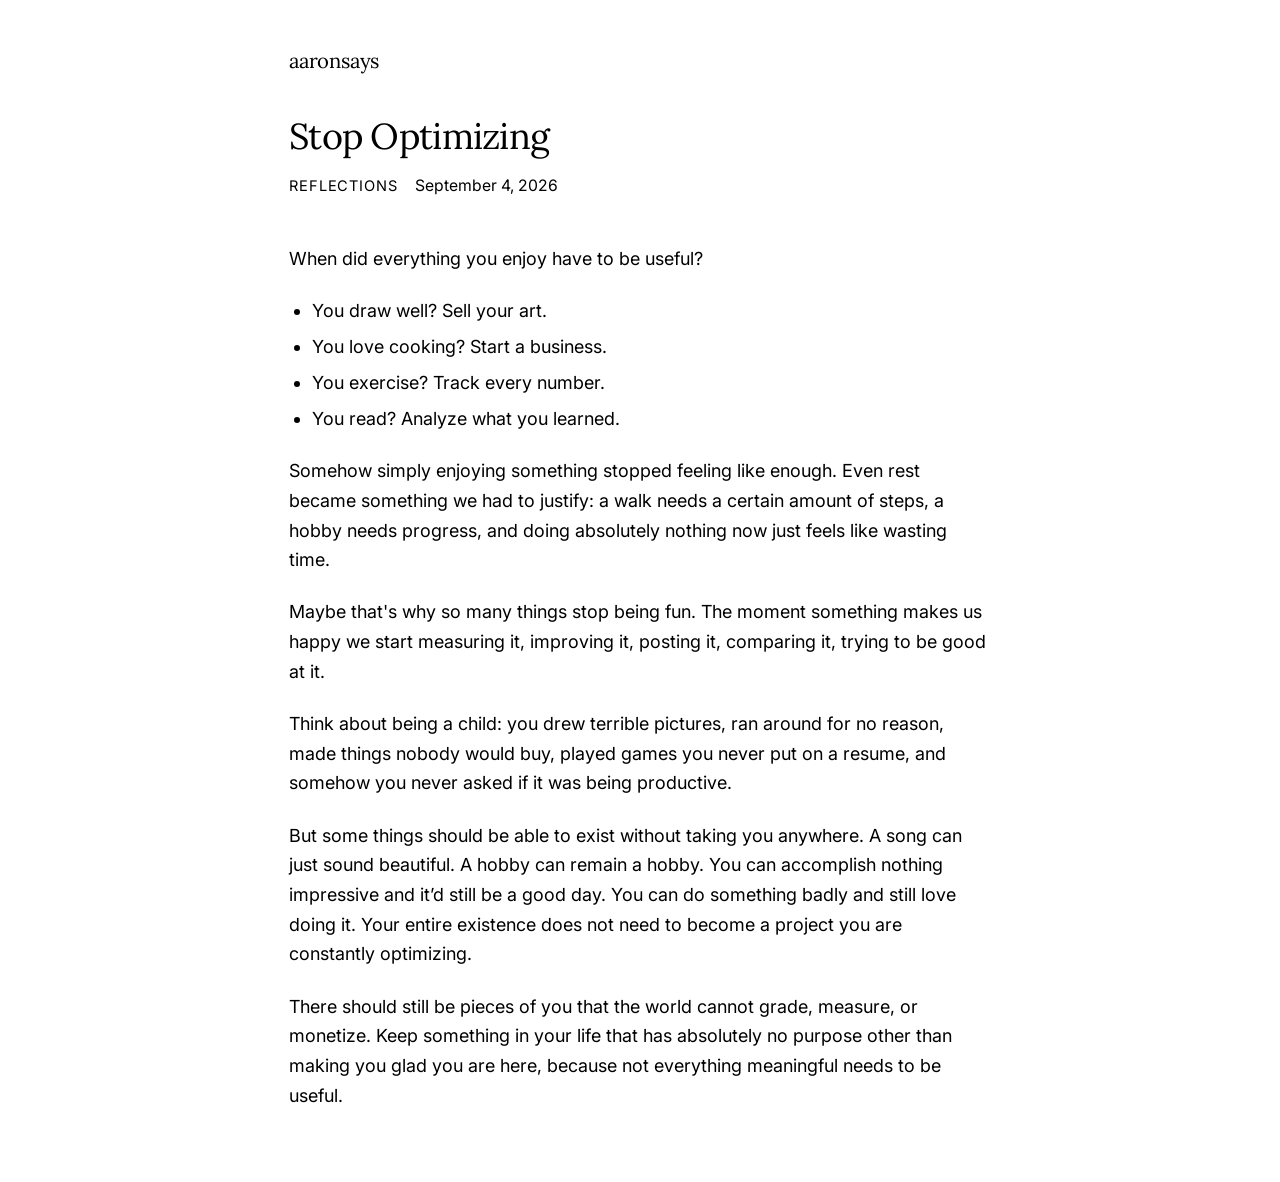
<file: posts/stop-optimizing.html>
<!DOCTYPE html>
<html lang="en">
<head>
  <meta charset="UTF-8">
  <meta name="viewport" content="width=device-width, initial-scale=1.0">
  <title>Stop Optimizing — aaronsays</title>
  <link rel="preconnect" href="https://fonts.googleapis.com">
  <link rel="preconnect" href="https://fonts.gstatic.com" crossorigin>
  <link href="https://fonts.googleapis.com/css2?family=Inter:wght@400;500&family=Lora:wght@400&display=swap" rel="stylesheet">
  <link rel="stylesheet" href="../style.css">
</head>
<body>
  <header class="site-header">
    <a href="../index.html">aaronsays</a>
  </header>

  <main>
    <article>
      <header class="post-header">
        <h1>Stop Optimizing</h1>
        <p class="post-meta">
          <span class="category-tag">Reflections</span>
          September 4, 2026
        </p>
      </header>

      <div class="post-body">
        <p>When did everything you enjoy have to be useful?</p>

        <ul>
          <li>You draw well? Sell your art.</li>
          <li>You love cooking? Start a business.</li>
          <li>You exercise? Track every number.</li>
          <li>You read? Analyze what you learned.</li>
        </ul>

        <p>Somehow simply enjoying something stopped feeling like enough. Even rest became something we had to justify: a walk needs a certain amount of steps, a hobby needs progress, and doing absolutely nothing now just feels like wasting time.</p>

        <p>Maybe that's why so many things stop being fun. The moment something makes us happy we start measuring it, improving it, posting it, comparing it, trying to be good at it.</p>

        <p>Think about being a child: you drew terrible pictures, ran around for no reason, made things nobody would buy, played games you never put on a resume, and somehow you never asked if it was being productive.</p>

        <p>But some things should be able to exist without taking you anywhere. A song can just sound beautiful. A hobby can remain a hobby. You can accomplish nothing impressive and it’d still be a good day. You can do something badly and still love doing it. Your entire existence does not need to become a project you are constantly optimizing.</p>

        <p>There should still be pieces of you that the world cannot grade, measure, or monetize. Keep something in your life that has absolutely no purpose other than making you glad you are here, because not everything meaningful needs to be useful.</p>
      </div>
    </article>
  </main>
</body>
</html>
</file>
<file: style.css>
/* aaronsays — black & white, content-first */

*,
*::before,
*::after {
  box-sizing: border-box;
}

html {
  font-size: 18px;
  -webkit-text-size-adjust: 100%;
}

body {
  margin: 0;
  padding: 0;
  background: #fff;
  color: #000;
  font-family: "Inter", system-ui, -apple-system, BlinkMacSystemFont, "Segoe UI", sans-serif;
  font-weight: 400;
  line-height: 1.65;
}

a {
  color: #000;
  text-decoration: underline;
  text-underline-offset: 2px;
}

a:hover {
  text-decoration-thickness: 2px;
}

/* Layout */

.site-header {
  padding: 2.5rem 1.5rem 0;
  max-width: 42rem;
  margin: 0 auto;
}

.site-header a {
  font-family: "Lora", Georgia, "Times New Roman", serif;
  font-size: 1.125rem;
  font-weight: 400;
  text-decoration: none;
  letter-spacing: -0.01em;
}

.site-header a:hover {
  text-decoration: underline;
}

/* Nav bar */

.site-nav {
  max-width: 42rem;
  margin: 0 auto;
  padding: 1.25rem 1.5rem 0;
  display: flex;
  gap: 1.75rem;
  border-bottom: 1px solid #000;
  padding-bottom: 1rem;
}

.site-nav a {
  font-size: 0.875rem;
  text-decoration: none;
  letter-spacing: 0.03em;
  text-transform: uppercase;
  font-weight: 500;
  padding-bottom: 2px;
  border-bottom: 2px solid transparent;
}

.site-nav a:hover {
  border-bottom-color: #000;
}

.site-nav a[aria-current="page"] {
  border-bottom-color: #000;
}

.section-list {
  margin-top: 0;
}

main {
  max-width: 42rem;
  margin: 0 auto;
  padding: 2rem 1.5rem 4rem;
}

/* Homepage */

.intro {
  margin: 0 0 3rem;
  font-size: 1rem;
  color: #000;
}

.categories {
  display: flex;
  flex-direction: column;
  gap: 0.5rem;
}

.category {
  border-top: 1px solid #000;
}

.category:last-child {
  border-bottom: 1px solid #000;
}

.category summary {
  font-family: "Lora", Georgia, "Times New Roman", serif;
  font-size: 1.125rem;
  font-weight: 400;
  padding: 1rem 0;
  cursor: pointer;
  list-style: none;
}

.category summary::-webkit-details-marker {
  display: none;
}

.category summary::before {
  content: "— ";
}

.category[open] summary::before {
  content: "— ";
}

.post-list {
  list-style: none;
  margin: 0;
  padding: 0 0 1.25rem;
}

.post-list li {
  margin: 0 0 0.75rem;
}

.post-list a {
  text-decoration: none;
}

.post-list a:hover {
  text-decoration: underline;
}

.post-meta {
  font-size: 0.875rem;
  color: #000;
}

/* Post page */

.post-header {
  margin-bottom: 2.5rem;
}

.post-header h1 {
  font-family: "Lora", Georgia, "Times New Roman", serif;
  font-size: 2rem;
  font-weight: 400;
  line-height: 1.25;
  margin: 0 0 0.75rem;
  letter-spacing: -0.02em;
}

.post-header .post-meta {
  margin: 0;
}

.category-tag {
  display: inline-block;
  font-size: 0.8125rem;
  text-transform: uppercase;
  letter-spacing: 0.06em;
  margin-right: 0.75rem;
}

.post-body p {
  margin: 0 0 1.25rem;
}

.post-body ul {
  margin: 0 0 1.25rem;
  padding-left: 1.25rem;
}

.post-body li {
  margin: 0 0 0.35rem;
}

.post-body li:last-child {
  margin-bottom: 0;
}

.post-body p:last-child,
.post-body ul:last-child {
  margin-bottom: 0;
}

/* Quotes */

.quotes-page .site-header,
.quotes-page .site-nav,
.quotes-page main {
  max-width: 54rem;
}

.quote-list {
  list-style: none;
  margin: 0;
  padding: 0;
  display: grid;
  grid-template-columns: 1fr 1fr;
  gap: 0.85rem;
}

.quote-list > li {
  margin: 0;
  padding: 1.15rem 1.2rem 1.25rem;
  border: 1px solid #000;
  background: #fff;
  min-width: 0;
  border-radius: 4px;
}

.quote-list > li:last-child {
  margin-bottom: 0;
  padding-bottom: 1.25rem;
  border-bottom: 1px solid #000;
}

.quote-list blockquote {
  margin: 0;
  padding: 0;
  font-family: "Lora", Georgia, "Times New Roman", serif;
  font-size: 1rem;
  line-height: 1.55;
}

.quote-list figure {
  margin: 0;
}

.quote-list blockquote p {
  margin: 0;
}

.quote-source {
  margin: 0.65rem 0 0;
  font-size: 0.8125rem;
  font-style: normal;
  font-family: "Inter", system-ui, -apple-system, BlinkMacSystemFont, "Segoe UI", sans-serif;
}

.quote-source::before {
  content: "— ";
}

.visually-hidden {
  position: absolute;
  width: 1px;
  height: 1px;
  padding: 0;
  margin: -1px;
  overflow: hidden;
  clip: rect(0, 0, 0, 0);
  white-space: nowrap;
  border: 0;
}

.quote-tools {
  position: sticky;
  top: 0;
  z-index: 2;
  background: #fff;
  margin: 0 0 1.5rem;
  padding: 0.75rem 0 1.1rem;
  border-bottom: 1px solid #000;
}

.quote-search {
  display: block;
  width: 100%;
  margin: 0;
  padding: 0.7rem 0.9rem;
  border: 1px solid #000;
  background: #fff;
  color: inherit;
  font: inherit;
  font-size: 0.9375rem;
  border-radius: 4px;
  appearance: none;
}

.quote-search::placeholder {
  color: #000;
  opacity: 0.4;
}

.quote-search:focus {
  outline: 1px solid #000;
  outline-offset: 2px;
}

.quote-filters {
  display: flex;
  flex-wrap: wrap;
  gap: 0.45rem;
  margin: 0.9rem 0 0;
}

.quote-filters button,
.quote-pager button {
  margin: 0;
  padding: 0.4rem 0.8rem;
  border: 1px solid #000;
  background: #fff;
  color: inherit;
  font-family: inherit;
  font-size: 0.6875rem;
  font-weight: 500;
  letter-spacing: 0.05em;
  text-transform: uppercase;
  cursor: pointer;
  line-height: 1.3;
  appearance: none;
  border-radius: 999px;
}

.quote-filters button:hover,
.quote-pager button:hover:not(:disabled) {
  background: #000;
  color: #fff;
}

.quote-filters button[aria-pressed="true"] {
  background: #000;
  color: #fff;
}

.quote-filters button:focus-visible,
.quote-pager button:focus-visible,
.quote-search:focus-visible {
  outline: 1px solid #000;
  outline-offset: 2px;
}

.quote-count,
.quote-empty,
.quote-pager-status {
  margin: 0.85rem 0 0;
  font-size: 0.8125rem;
}

.quote-empty {
  margin: 0 0 1.25rem;
}

.quote-kicker {
  margin: 0 0 0.55rem;
  font-size: 0.6875rem;
  font-weight: 500;
  letter-spacing: 0.07em;
  text-transform: uppercase;
}

body[data-quote-cat]:not([data-quote-cat="all"]) .quote-kicker {
  display: none;
}

.quote-list > li[hidden] {
  display: none;
}

.quote-pager {
  display: flex;
  align-items: center;
  justify-content: space-between;
  gap: 1rem;
  margin: 1.35rem 0 0;
}

.quote-pager[hidden] {
  display: none;
}

.quote-pager-status {
  margin: 0;
  text-align: center;
}

.quote-pager button:disabled {
  opacity: 0.35;
  cursor: default;
}

@media (max-width: 720px) {
  .quote-list {
    grid-template-columns: 1fr;
  }
}

/* Responsive */

@media (max-width: 480px) {
  html {
    font-size: 16px;
  }

  .site-header {
    padding-top: 2rem;
  }

  main {
    padding-bottom: 3rem;
  }

  .post-header h1 {
    font-size: 1.625rem;
  }
}
</file>
